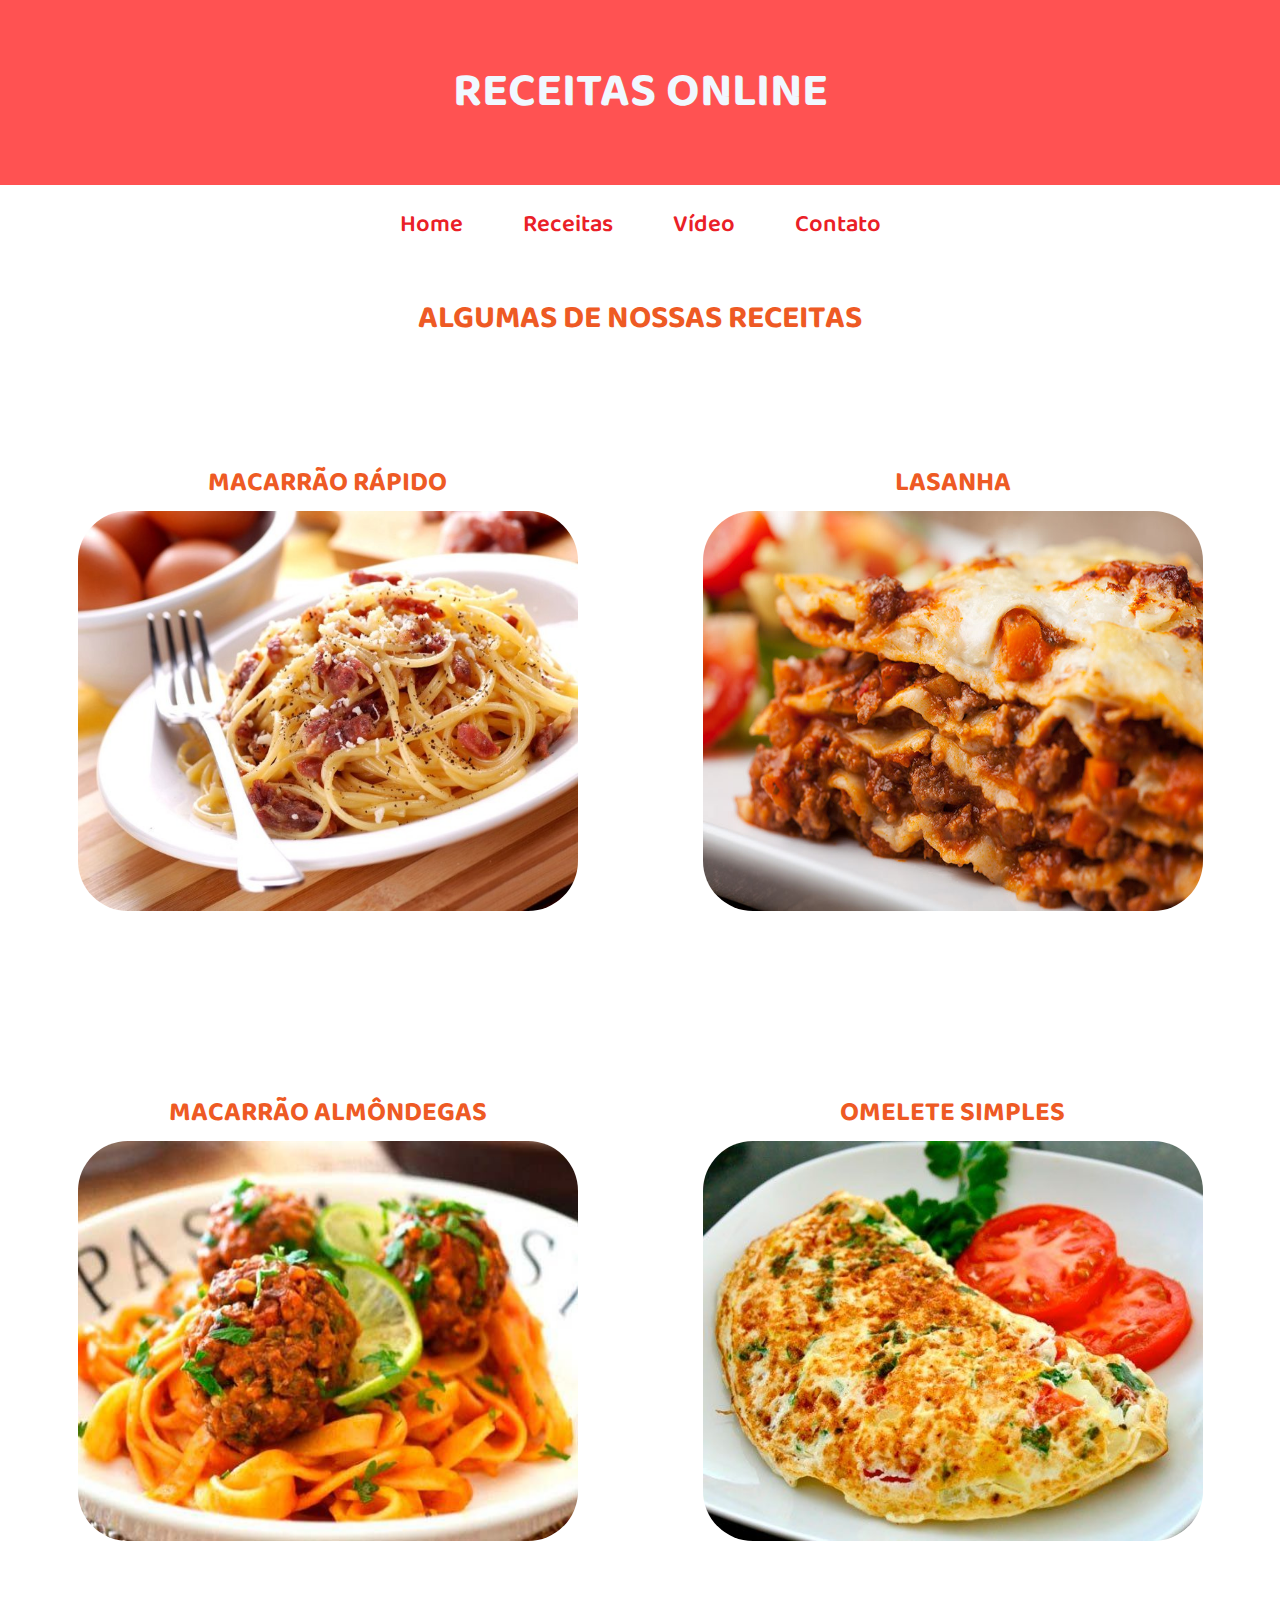
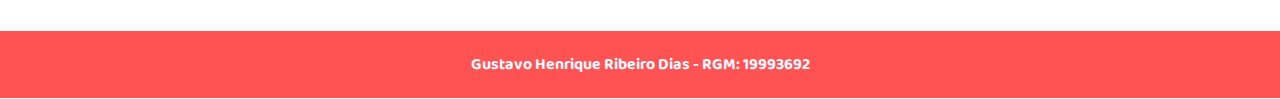
<file: index.html>
<!DOCTYPE html>
<html lang="en">

<head>
    <meta charset="UTF-8">
    <meta name="viewport" content="width=device-width, initial-scale=1.0">
    <link href="https://fonts.googleapis.com/css?family=Baloo+Da+2&display=swap" rel="stylesheet">
    <link rel="stylesheet" href="./styles/style.css">
    <title>Form</title>
</head>

<body>
    <header>
        <h1>Receitas online</h1>
    </header>
    <nav>
        <a href="#">Home</a>
        <a href="./pages/receitas.html">Receitas</a>
        <a href="./pages/videos.html">Vídeo</a>
        <a href="./pages/contato.html">Contato</a>
    </nav>

    <section>
        <article>
            <h2>Algumas de nossas receitas</h2>
        </article>
        <article class="box-receitas">
            <figure>
                <figcaption>Macarrão Rápido</figcaption>
                <a href="./pages/receitas.html">
                    <img src="./images/receita1.jpg" alt="">
                </a>
            </figure>
            <figure>
                <figcaption>Lasanha</figcaption>
                <a href="./pages/receitas.html">
                    <img src="./images/receita2.jpg" alt="">
                </a>
            </figure>
            <figure>
                <figcaption>Macarrão Almôndegas</figcaption>
                <a href="./pages/receitas.html">
                    <img src="./images/receita3.jpg" alt="">
                </a>
            </figure>
            <figure>
                <figcaption>Omelete Simples</figcaption>
                <a href="./pages/receitas.html">
                    <img src="./images/receita4.jpg" alt="">
                </a>
            </figure>
        </article>
    </section>
    <footer>
        <strong>Gustavo Henrique Ribeiro Dias - RGM: 19993692</strong>
    </footer>
</body>

</html>
</file>
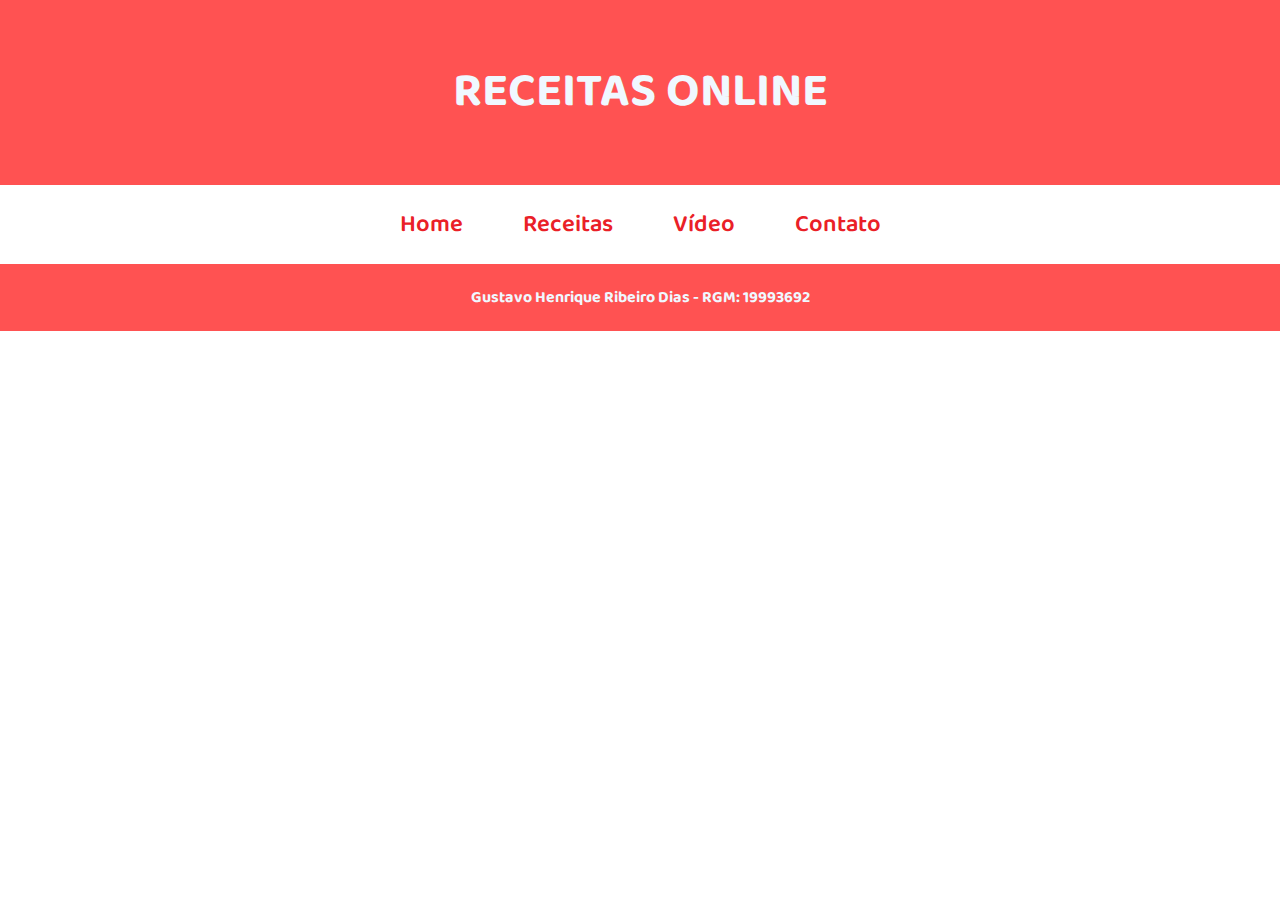
<file: pages/contato.html>
<!DOCTYPE html>
<html lang="en">

<head>
    <meta charset="UTF-8">
    <meta name="viewport" content="width=device-width, initial-scale=1.0">
    <link href="https://fonts.googleapis.com/css?family=Baloo+Da+2&display=swap" rel="stylesheet">
    <link rel="stylesheet" href="../styles/style.css">
    <title>Form</title>
</head>

<body>
    <header>
        <h1>Receitas online</h1>
    </header>
    <nav>
        <a href="../index.html">Home</a>
        <a href="../pages/receitas.html">Receitas</a>
        <a href="../pages/videos.html">Vídeo</a>
        <a href="../pages/contato.html">Contato</a>
    </nav>
    <section class="section-receitas">
        <form name="form" action="" >
            


        </form>
    </section>
    <footer>
        <strong>Gustavo Henrique Ribeiro Dias - RGM: 19993692</strong>
    </footer>
</body>

</html>
</file>
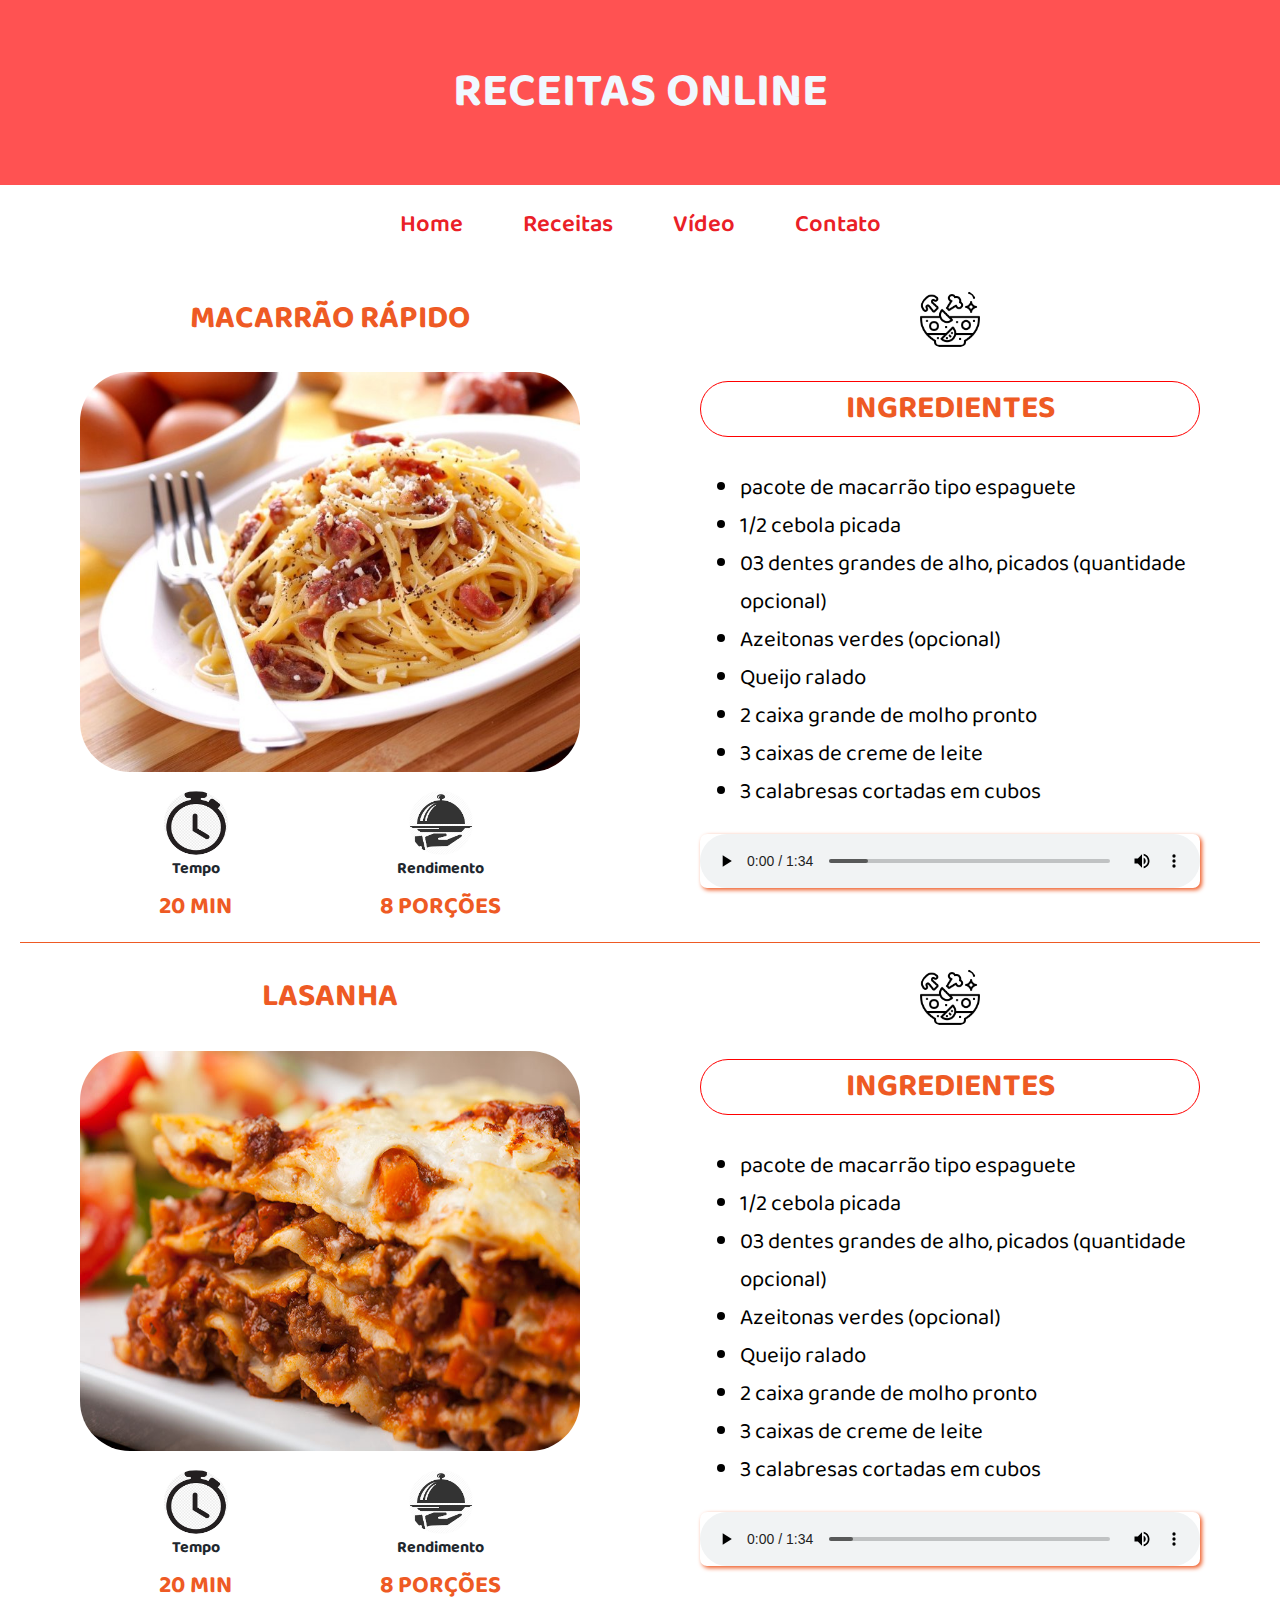
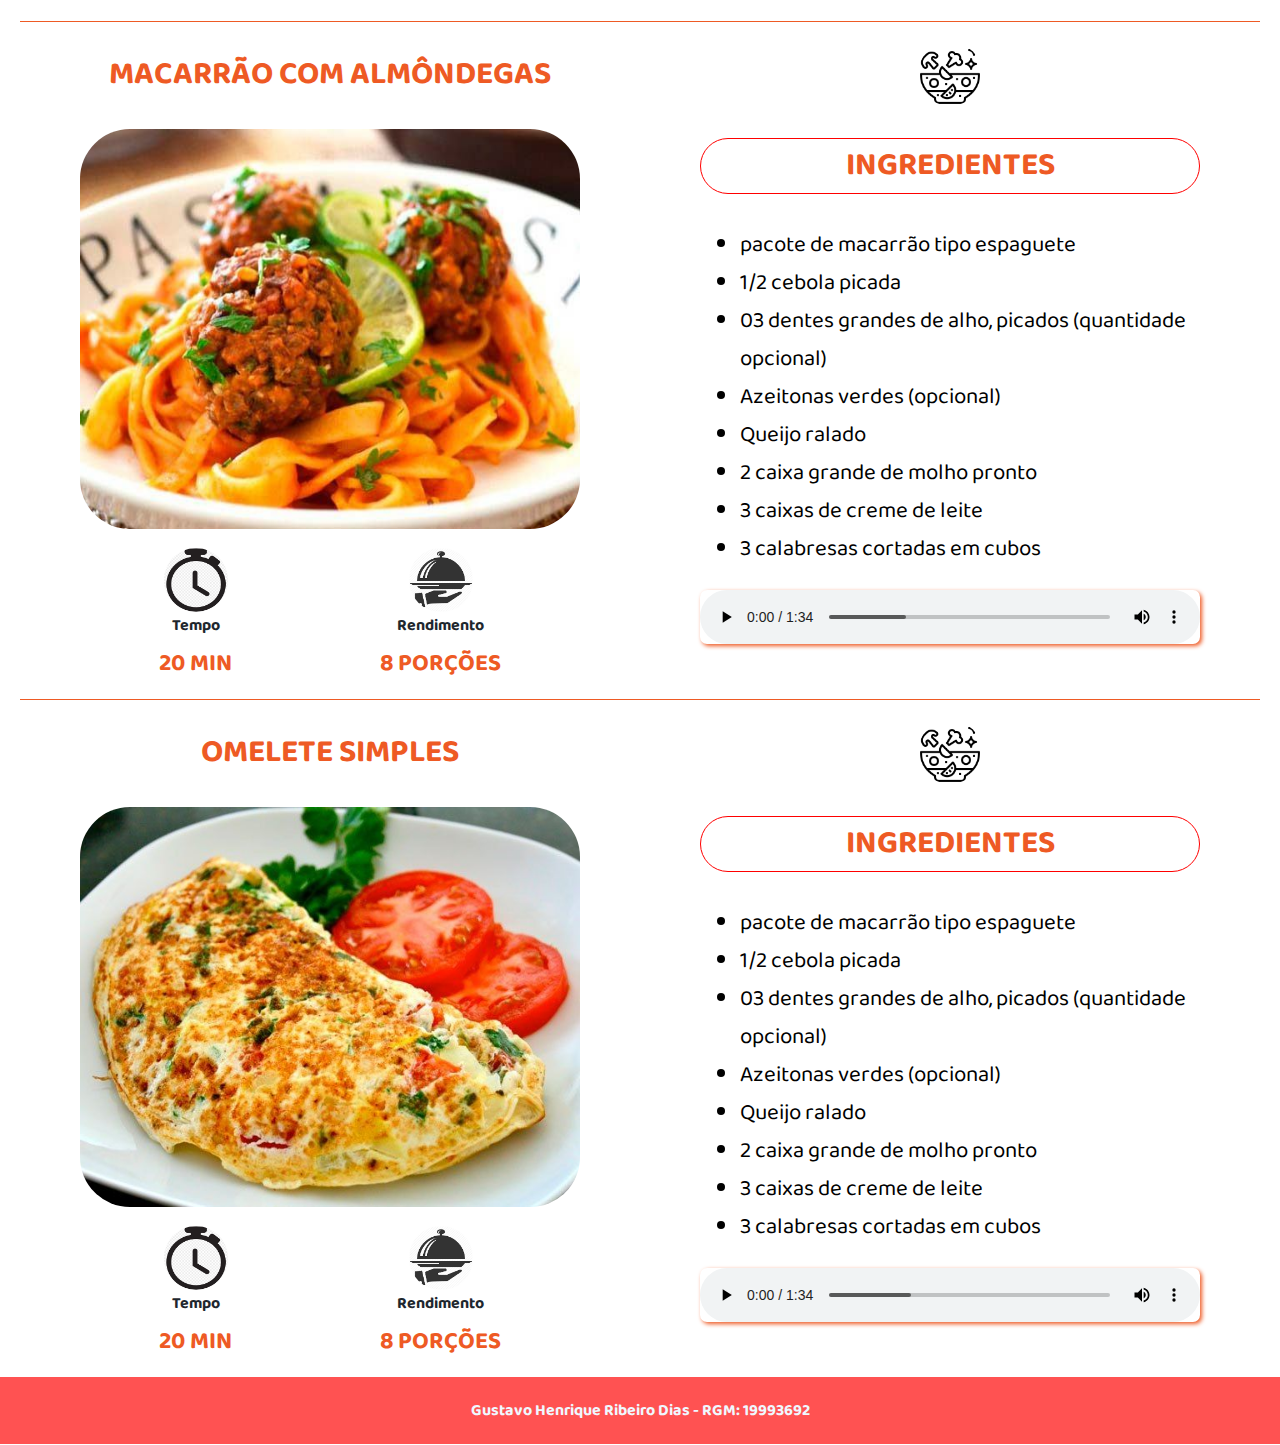
<file: pages/receitas.html>
<!DOCTYPE html>
<html lang="en">

<head>
    <meta charset="UTF-8">
    <meta name="viewport" content="width=device-width, initial-scale=1.0">
    <link href="https://fonts.googleapis.com/css?family=Baloo+Da+2&display=swap" rel="stylesheet">
    <link rel="stylesheet" href="../styles/style.css">
    <title>Form</title>
</head>

<body>
    <header>
        <h1>Receitas online</h1>
    </header>
    <nav>
        <a href="../index.html">Home</a>
        <a href="#">Receitas</a>
        <a href="../pages/videos.html">Vídeo</a>
        <a href="../pages/contato.html">Contato</a>
    </nav>

    <section class="section-receitas">
        <article class="article-receitas">
            <figure>
                <h2>Macarrão Rápido</h2>
                <a href="../pages/videos.html">
                    <img id="img1" class="dish-image" src="../images/receita1.jpg" alt="">
                </a>
                <div class="dish-info">
                    <div class="infos">
                        <img class="icons" src="../icons/timer.png" alt="">
                        <strong>Tempo</strong>
                        <figcaption class="icons-caption">20 MIN</figcaption>
                    </div>
                    <div class="infos">
                        <img class="icons" src="../icons/cloche.png" alt="">
                        <strong>Rendimento</strong>
                        <figcaption class="icons-caption">8 PORÇÕES</figcaption>
                    </div>
                </div>
            </figure>
            <article class="article-ingredients">
                <div class="title-ingredients">
                    <figure>
                        <img class="icons" src="../icons/ingredients.png" alt="">
                    </figure>
                    <h3>Ingredientes</h3>
                </div>
                <ul>
                    <li> pacote de macarrão tipo espaguete</li>
                    <li>1/2 cebola picada</li>
                    <li>03 dentes grandes de alho, picados (quantidade opcional)</li>
                    <li>Azeitonas verdes (opcional)</li>
                    <li>Queijo ralado</li>
                    <li>2 caixa grande de molho pronto</li>
                    <li>3 caixas de creme de leite</li>
                    <li>3 calabresas cortadas em cubos</li>
                </ul>
                <audio controls="controls" loop preload="metadata">
                    <source src="../audio/audio.mp3">
                </audio>
            </article>
        </article>

        <article class="article-receitas">
            <figure>
                <h2>Lasanha</h2>
                <a href="../pages/videos.html">
                    <img id="img1" class="dish-image" src="../images/receita2.jpg" alt="">
                </a>
                <div class="dish-info">
                    <div class="infos">
                        <img class="icons" src="../icons/timer.png" alt="">
                        <strong>Tempo</strong>
                        <figcaption class="icons-caption">20 MIN</figcaption>
                    </div>
                    <div class="infos">
                        <img class="icons" src="../icons/cloche.png" alt="">
                        <strong>Rendimento</strong>
                        <figcaption class="icons-caption">8 PORÇÕES</figcaption>
                    </div>
                </div>
            </figure>
            <article class="article-ingredients">
                <div class="title-ingredients">
                    <figure>
                        <img class="icons" src="../icons/ingredients.png" alt="">
                    </figure>
                    <h3>Ingredientes</h3>
                </div>
                <ul>
                    <li> pacote de macarrão tipo espaguete</li>
                    <li>1/2 cebola picada</li>
                    <li>03 dentes grandes de alho, picados (quantidade opcional)</li>
                    <li>Azeitonas verdes (opcional)</li>
                    <li>Queijo ralado</li>
                    <li>2 caixa grande de molho pronto</li>
                    <li>3 caixas de creme de leite</li>
                    <li>3 calabresas cortadas em cubos</li>
                </ul>
                <audio controls="controls" loop preload="metadata">
                    <source src="../audio/audio.mp3">
                </audio>
            </article>
        </article>
        <article class="article-receitas">
            <figure>
                <h2>Macarrão com Almôndegas</h2>
                <a href="../pages/videos.html">
                    <img id="img1" class="dish-image" src="../images/receita3.jpg" alt="">
                </a>
                <div class="dish-info">
                    <div class="infos">
                        <img class="icons" src="../icons/timer.png" alt="">
                        <strong>Tempo</strong>
                        <figcaption class="icons-caption">20 MIN</figcaption>
                    </div>
                    <div class="infos">
                        <img class="icons" src="../icons/cloche.png" alt="">
                        <strong>Rendimento</strong>
                        <figcaption class="icons-caption">8 PORÇÕES</figcaption>
                    </div>
                </div>
            </figure>
            <article class="article-ingredients">
                <div class="title-ingredients">
                    <figure>
                        <img class="icons" src="../icons/ingredients.png" alt="">
                    </figure>
                    <h3>Ingredientes</h3>
                </div>
                <ul>
                    <li> pacote de macarrão tipo espaguete</li>
                    <li>1/2 cebola picada</li>
                    <li>03 dentes grandes de alho, picados (quantidade opcional)</li>
                    <li>Azeitonas verdes (opcional)</li>
                    <li>Queijo ralado</li>
                    <li>2 caixa grande de molho pronto</li>
                    <li>3 caixas de creme de leite</li>
                    <li>3 calabresas cortadas em cubos</li>
                </ul>
                <audio controls="controls" loop preload="metadata">
                    <source src="../audio/audio.mp3">
                </audio>
            </article>
        </article>
        <article class="article-receitas">
            <figure>
                <h2>Omelete Simples</h2>
                <a href="../pages/videos.html">
                    <img id="img1" class="dish-image" src="../images/receita4.jpg" alt="">
                </a>
                <div class="dish-info">
                    <div class="infos">
                        <img class="icons" src="../icons/timer.png" alt="">
                        <strong>Tempo</strong>
                        <figcaption class="icons-caption">20 MIN</figcaption>
                    </div>
                    <div class="infos">
                        <img class="icons" src="../icons/cloche.png" alt="">
                        <strong>Rendimento</strong>
                        <figcaption class="icons-caption">8 PORÇÕES</figcaption>
                    </div>
                </div>
            </figure>
            <article class="article-ingredients">
                <div class="title-ingredients">
                    <figure>
                        <img class="icons" src="../icons/ingredients.png" alt="">
                    </figure>
                    <h3>Ingredientes</h3>
                </div>
                <ul>
                    <li> pacote de macarrão tipo espaguete</li>
                    <li>1/2 cebola picada</li>
                    <li>03 dentes grandes de alho, picados (quantidade opcional)</li>
                    <li>Azeitonas verdes (opcional)</li>
                    <li>Queijo ralado</li>
                    <li>2 caixa grande de molho pronto</li>
                    <li>3 caixas de creme de leite</li>
                    <li>3 calabresas cortadas em cubos</li>
                </ul>
                <audio controls="controls" loop preload="metadata">
                    <source src="../audio/audio.mp3">
                </audio>
            </article>
        </article>

    </section>

    <footer>
        <strong>Gustavo Henrique Ribeiro Dias - RGM: 19993692</strong>
    </footer>

</body>

</html>
</file>
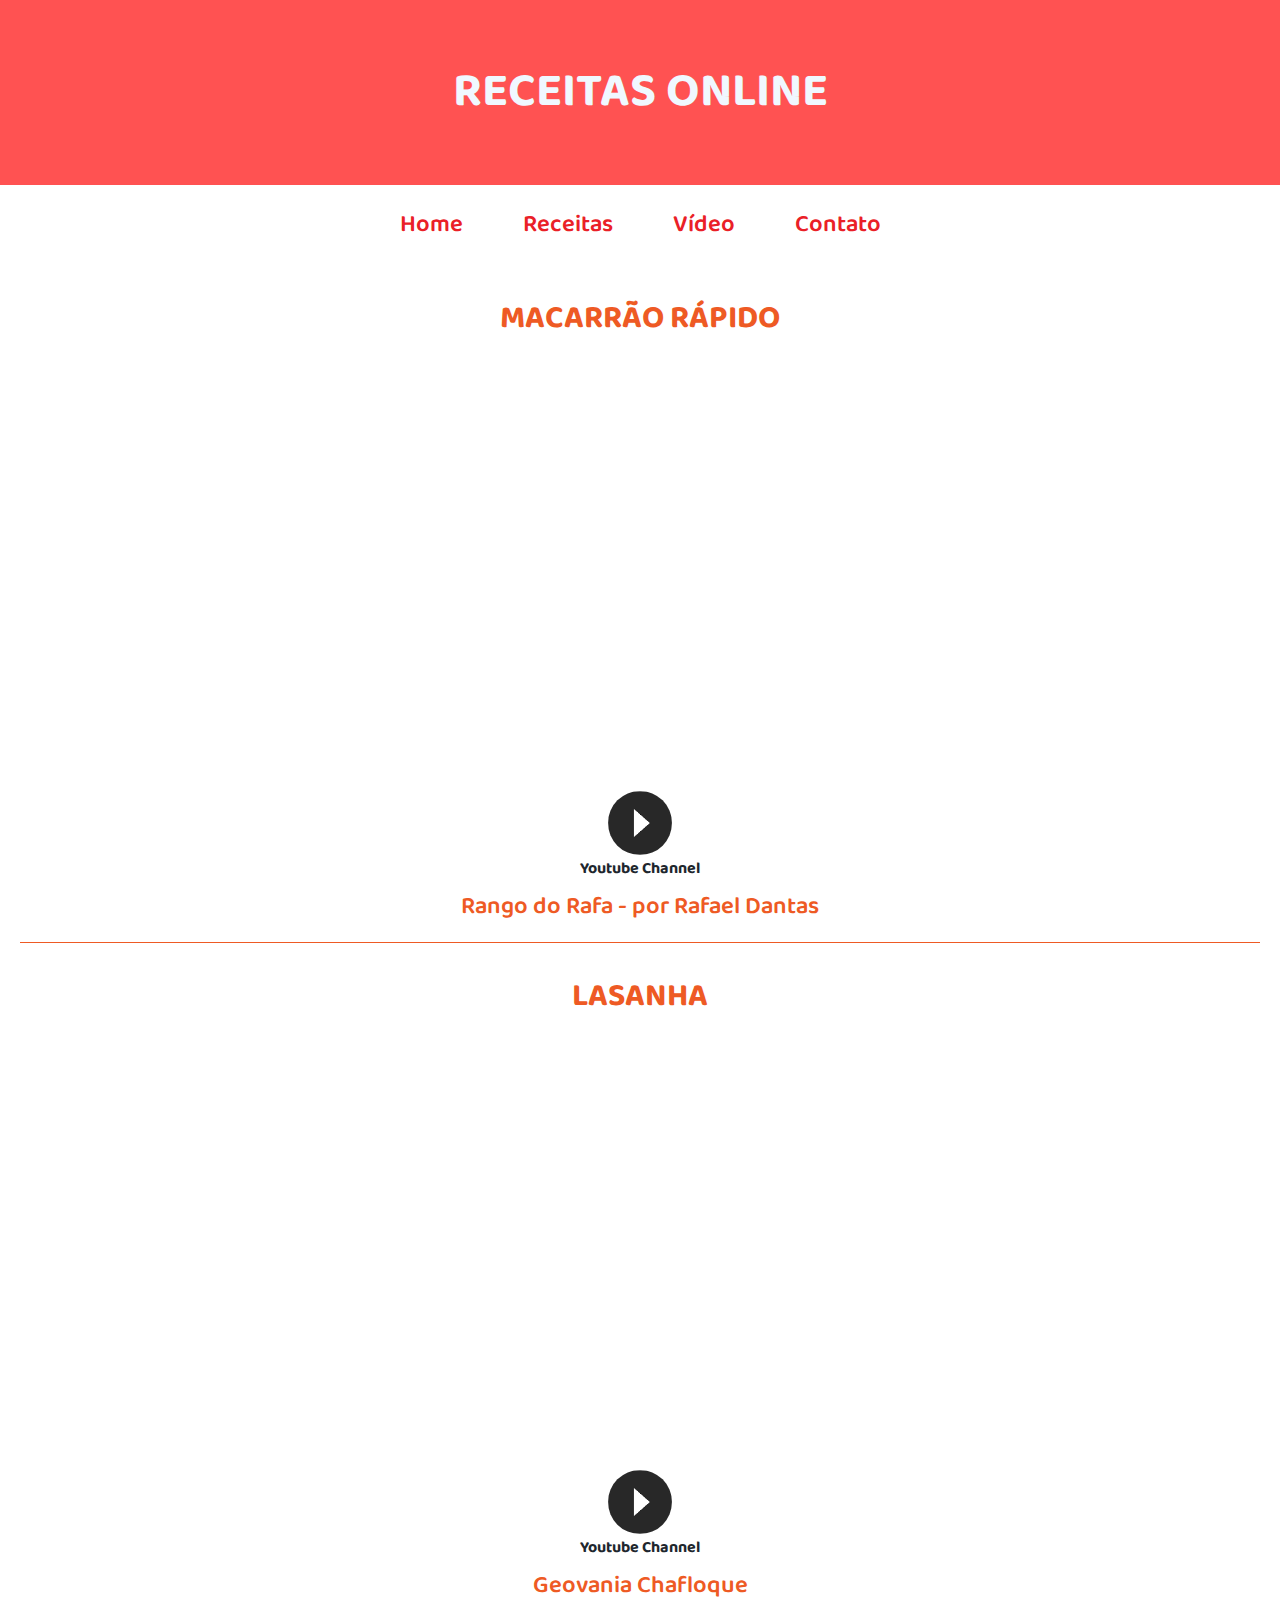
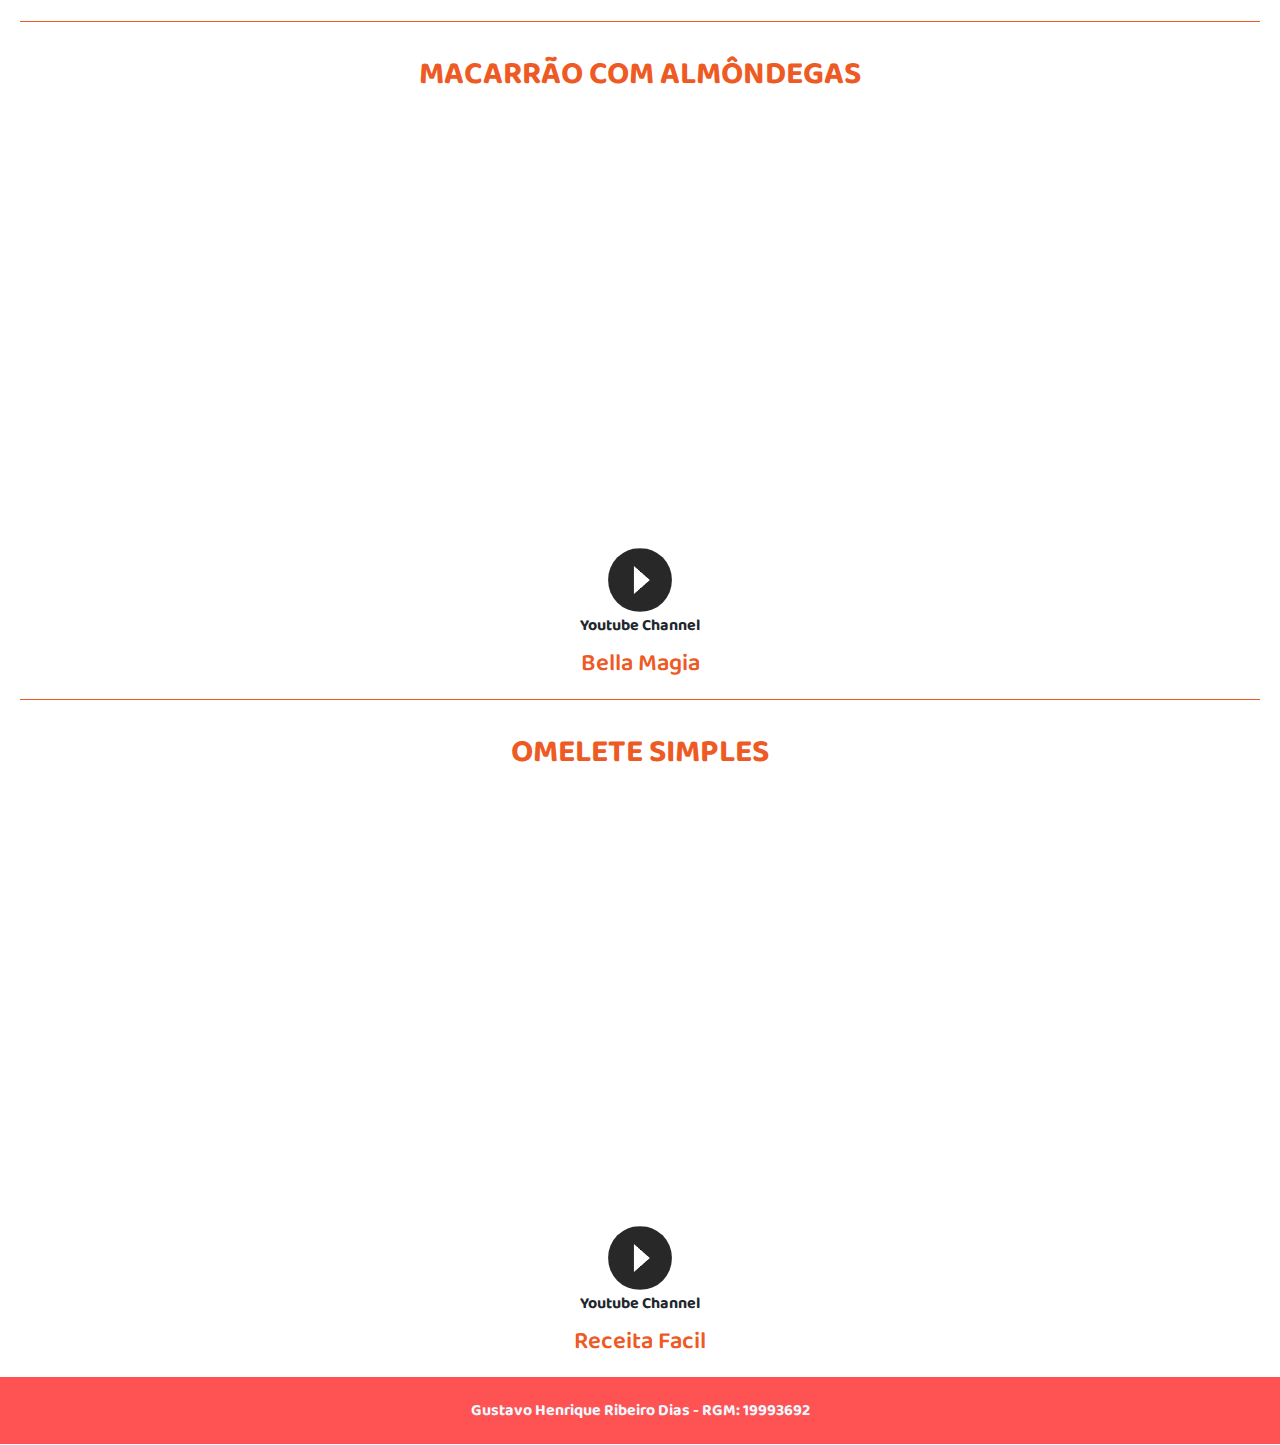
<file: pages/videos.html>
<!DOCTYPE html>
<html lang="en">

<head>
    <meta charset="UTF-8">
    <meta name="viewport" content="width=device-width, initial-scale=1.0">
    <link href="https://fonts.googleapis.com/css?family=Baloo+Da+2&display=swap" rel="stylesheet">
    <link rel="stylesheet" href="../styles/style.css">
    <title>Form</title>
</head>

<body>
    <header>
        <h1>Receitas online</h1>
    </header>
    <nav>
        <a href="../index.html">Home</a>
        <a href="../pages/receitas.html">Receitas</a>
        <a href="#">Vídeo</a>
        <a href="../pages/contato.html">Contato</a>
    </nav>
    <section class="section-receitas">
        <article class="article-receitas">
            <figure>
                <h2>Macarrão Rápido</h2>
                <iframe width="1072" height="603" src="https://www.youtube.com/embed/aAhG3T0PBnU" frameborder="0"
                    allow="accelerometer; autoplay; encrypted-media; gyroscope; picture-in-picture"
                    allowfullscreen></iframe>
                <div class="dish-info">
                    <div class="infos">
                        <img class="icons" src="../icons/youtube.png" alt="">
                        <strong>Youtube Channel</strong>
                        <figcaption class="icons-caption">
                            <a href="https://www.youtube.com/channel/UCXP-mmy06-y73mMk1rnYO1A">
                                Rango do Rafa - por Rafael Dantas
                            </a>
                        </figcaption>
                    </div>

                </div>
            </figure>
        </article>
        <article class="article-receitas">
            <figure>
                <h2>Lasanha</h2>
                <iframe width="1072" height="603" src="https://www.youtube.com/embed/-MA1s-ISp7k" frameborder="0"
                    allow="accelerometer; autoplay; encrypted-media; gyroscope; picture-in-picture"
                    allowfullscreen></iframe>
                <div class="dish-info">
                    <div class="infos">
                        <img class="icons" src="../icons/youtube.png" alt="">
                        <strong>Youtube Channel</strong>
                        <figcaption class="icons-caption">
                            <a href="https://www.youtube.com/channel/UCNiYJZDs_moTKncs2vGU_Og">
                                Geovania Chafloque
                            </a>
                        </figcaption>
                    </div>
                </div>
            </figure>
        </article>
        <article class="article-receitas">
            <figure>
                <h2>Macarrão com Almôndegas</h2>
                <iframe width="560" height="315" src="https://www.youtube.com/embed/EdATkDtsxKU" frameborder="0"
                    allow="accelerometer; autoplay; encrypted-media; gyroscope; picture-in-picture"
                    allowfullscreen></iframe>
                <div class="dish-info">
                    <div class="infos">
                        <img class="icons" src="../icons/youtube.png" alt="">
                        <strong>Youtube Channel</strong>
                        <figcaption class="icons-caption">
                            <a href="https://www.youtube.com/channel/UCnDT5kUJ0O0b2RaqkV4M5bA">
                                Bella Magia
                            </a>
                        </figcaption>
                    </div>
                </div>
            </figure>
        </article>
        <article class="article-receitas">
            <figure>
                <h2>Omelete Simples</h2>
                <iframe width="560" height="315" src="https://www.youtube.com/embed/x--TCFQlwOc" frameborder="0"
                    allow="accelerometer; autoplay; encrypted-media; gyroscope; picture-in-picture"
                    allowfullscreen></iframe>
                <div class="dish-info">
                    <div class="infos">
                        <img class="icons" src="../icons/youtube.png" alt="">
                        <strong>Youtube Channel</strong>
                        <figcaption class="icons-caption">
                            <a href="https://www.youtube.com/channel/UCqbqrLoR4Lbngu2m3nIAzZQ">
                                Receita Facil
                            </a>
                        </figcaption>
                    </div>
                </div>
            </figure>
        </article>
    </section>
    <footer>
        <strong>Gustavo Henrique Ribeiro Dias - RGM: 19993692</strong>
    </footer>
</body>

</html>
</file>
<file: styles/style.css>
html, body {
    margin: 0;
    padding: 0;
    box-sizing: border-box;
    font-family: 'Baloo Da 2', sans-serif;
}

/*
body {
    background-image: url('../images/logo2.jpg');
}
*/

header {
    padding: 20px;
    background: #ff5252;
}

header h1 {
    text-align: center;
    font-size: 3em;
    color: aliceblue;
    text-transform: uppercase;
}

nav {
    padding: 20px;
    display: flex;
    flex-direction: row;
    justify-content: center;
    justify-items: center;
}

nav a {
    margin: 0;
    padding: 0 30px;
    font-size: 1.5em;
    color: #EA2027;
    text-decoration: none;
    font-weight: 600;
}

nav a:hover {
    color: #1e272e;
}

section article {
    margin: 0px 20px;
}

section .box-receitas {
    display: grid;
    grid-template-columns: 1fr 1fr;
    grid-template-rows: 70vh 70vh;
    grid-gap: 0px 10px;
}

section .box-receitas figcaption{
    text-transform: uppercase;
}
section article h2 {
    color: #EE5A24;
    font-size: 2em;
    text-align: center;
    align-items: center;
    text-transform: uppercase;
}

section article figure {
    width: 500px;
    height: auto;
    justify-content: center;
    margin: auto;
    border-radius: 50px;
}

section article figure figcaption {
    font-size: 1.7em;
    text-align: center;
    padding: 5px;
    color: #EE5A24;
    font-weight: 700;
}

section article figure img {
    width: 500px;
    height: 400px;
    border-radius: 50px;
    cursor: pointer;
}

footer {
    padding: 20px;
    background: #ff5252;
    position: relative;
    bottom: 1px;
}

footer strong {
    display: block;
    text-align: center;
    color: aliceblue;
}

/*--------------------RECEITAS---------------------------*/

.article-receitas {
    border-bottom: 1px solid #EE5A24;
    display: flex;
}

.article-receitas figure .dish-image {
    width: 500px;
    height: 400px;
}

iframe {
    width: 500px;
    height: 400px;
    border-radius: 50px;
}

.article-receitas figure .dish-info {
    padding: 5px;
    display: flex;
    justify-content: space-evenly;
}

.infos {
    padding: 5px;
    margin: 0 auto;
}

.infos strong {
    color: #1e272e;
    text-align: center;
    display: block;
}

.icons {
    display: block;
    width: 64px;
    height: 64px;
    margin: 0 auto;
}

.icons-caption {
    font-size: 1.5em;
}

.icons-caption a {
    font-size: 1em;
    color: #EE5A24;
    text-decoration: none;
    font-weight: 600;
}

.article-ingredients {
    width: 500px;
    margin: 0 auto;
    position: relative;
    top: 20px;
}

.article-ingredients h3 {
    text-transform: uppercase;
    border: 1px solid red;
    border-radius: 50px;
    text-align: center;
    font-size: 2em;
    color: #EE5A24;
}

.article-ingredients ul {
    font-size: 1.4em;
}

audio:hover, audio:active {
    -webkit-box-shadow: 15px 15px 20px rgba(0, 0, 0, 0.4);
    -moz-box-shadow: 15px 15px 20px rgba(0, 0, 0, 0.4);
    box-shadow: 15px 15px 20px rgba(0, 0, 0, 0.4);
    -webkit-transform: scale(1.05);
    -moz-transform: scale(1.05);
    transform: scale(1.05);
}

audio {
    width: 500px;
    -webkit-transition: all 0.5s linear;
    -moz-transition: all 0.5s linear;
    -o-transition: all 0.5s linear;
    transition: all 0.5s linear;
    -moz-box-shadow: 2px 2px 4px 0px #EE5A24;
    -webkit-box-shadow: 2px 2px 4px 0px #EE5A24;
    box-shadow: 2px 2px 4px 0px #EE5A24;
    -moz-border-radius: 7px 7px 7px 7px;
    -webkit-border-radius: 7px 7px 7px 7px;
    border-radius: 7px 7px 7px 7px;
}
</file>
